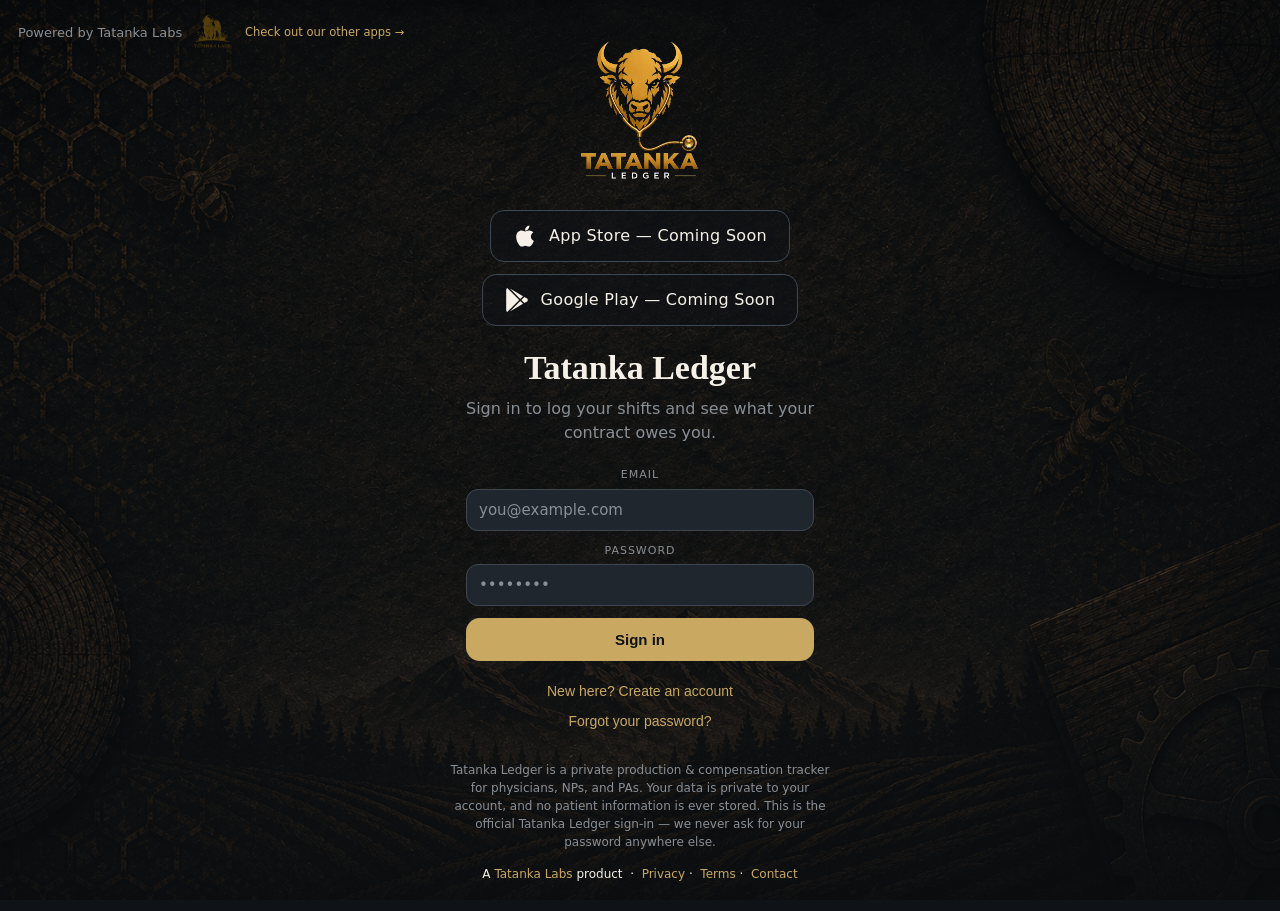
<file: index.html>
<!doctype html>
<html lang="en">
<head>
<meta charset="utf-8">
<meta name="viewport" content="width=device-width, initial-scale=1">
<title>Tatanka Ledger</title>
<link rel="icon" href="/app/logo-transparent.png">
<link rel="canonical" href="https://tatankaledger.com/app/">
<meta http-equiv="refresh" content="0; url=/app/">
<script>location.replace('/app/' + location.search + location.hash);</script>
<style>
  html,body{height:100%;margin:0}
  body{background:#0F1216;color:#C9A961;font-family:-apple-system,BlinkMacSystemFont,"Segoe UI",system-ui,sans-serif;display:flex;align-items:center;justify-content:center}
  a{color:#C9A961}
</style>
</head>
<body>
  <p>Opening Tatanka Ledger… <a href="/app/">Continue&nbsp;&rarr;</a></p>
</body>
</html>
</file>
<file: app/assets/index-B5VbFGBB.css>
:root{--ink: #0f1216;--parchment: #f5f1e8;--sage: #7b8b6f;--sagedark: #4f5f46;--gold: #c9a961;--rust: #9c4a2a;--slate: #1f262e;--slatelight: #2c353f;--fade: #8a8f95;--line: #3d4751;--blue: #5b8def;--blue-text: #8fb4ff}*{box-sizing:border-box;margin:0;padding:0}html,body,#root{height:100%}body{background-color:var(--ink);color:var(--parchment);font-family:ui-sans-serif,system-ui,-apple-system,Segoe UI,sans-serif;line-height:1.5;-webkit-font-smoothing:antialiased}.app-bg{min-height:100%;background:linear-gradient(#0f12166b,#0f121699),url(/app/bg.png) center / cover fixed no-repeat}.font-display{font-family:ui-serif,Georgia,serif}.font-mono{font-family:ui-monospace,SFMono-Regular,monospace}a{color:var(--gold);text-decoration:none}.wrap{max-width:760px;margin:0 auto;padding:0 16px}.wrap-narrow{max-width:460px;margin:0 auto;padding:0 16px}.navbar{display:flex;align-items:center;justify-content:space-between;gap:10px;flex-wrap:wrap;padding:10px 16px;position:sticky;top:0;z-index:10;background:#0f1216d1;-webkit-backdrop-filter:blur(8px);backdrop-filter:blur(8px);border-bottom:1px solid var(--line)}.poweredby-wrap{display:inline-flex;flex-direction:row;align-items:center;flex-wrap:wrap;gap:4px 12px}.poweredby{display:inline-flex;align-items:center;gap:8px;color:var(--fade);font-size:13px;text-decoration:none}.poweredby-more{font-size:11.5px;color:var(--gold);text-decoration:none;white-space:nowrap}.poweredby-more:hover{text-decoration:underline}.poweredby:hover{color:var(--parchment)}.poweredby img{height:38px;width:auto;display:block}.login-poweredby{position:absolute;top:14px;left:18px}.navbar nav{display:flex;align-items:center;gap:4px;flex-wrap:wrap;justify-content:flex-end}:root{--rail: clamp(250px, 27.5vw, 412px)}.brandhead{padding:18px 16px 6px}.brandhead-inner{display:flex;flex-direction:column;align-items:flex-start;gap:14px}.brand-logo-lg{width:min(450px,92vw);height:auto;display:block}.store-badges{display:flex;flex-direction:column;align-items:center;gap:12px;width:100%}@media (min-width: 1024px){.brandhead{position:fixed;top:64px;left:28px;width:var(--rail);padding:0;z-index:5}.brand-logo-lg{width:100%}main.section-pad{max-width:1280px;margin-left:calc(28px + var(--rail) + 40px);margin-right:28px}}@media (min-width: 1500px){:root{--rail: 375px}}.store-badge{display:inline-flex;align-items:center;justify-content:center;gap:12px;border:1px solid var(--line);background:#0f12168c;color:var(--parchment);border-radius:14px;padding:13px 22px;font-size:16px;letter-spacing:.3px;min-width:240px}.store-badge svg{width:24px;height:24px;flex:0 0 auto}.navlink{background:none;border:none;color:var(--fade);font:inherit;font-size:14px;cursor:pointer;padding:8px 12px;border-radius:10px}.navlink:hover{color:var(--parchment)}.navlink.active{color:var(--ink);background:var(--gold);font-weight:600}.navlink.signout{color:var(--fade)}.card{background:var(--slate);border:1px solid var(--line);border-radius:18px;padding:18px;margin-bottom:14px}.import-flag{display:flex;align-items:center;gap:12px;flex-wrap:wrap;margin-top:12px;padding:10px 12px;border:1px solid var(--gold);border-radius:12px;background:#c9a9611f;color:var(--parchment);font-size:13px;line-height:1.4}.import-flag>span{flex:1;min-width:180px}.import-flag-ok{flex-shrink:0;border:1px solid var(--gold);background:var(--gold);color:var(--ink);border-radius:10px;padding:6px 14px;font-size:13px;font-weight:600;cursor:pointer}.import-flag-ok:hover{filter:brightness(1.05)}.card h3{font-family:ui-serif,Georgia,serif;font-size:18px;font-weight:600;margin-bottom:2px}.card .subtitle{color:var(--fade);font-size:13px;margin-bottom:10px}.tile-grid{display:grid;grid-template-columns:repeat(2,1fr);gap:12px;margin-bottom:14px}.tile{background:var(--slate);border:1px solid var(--line);border-radius:16px;padding:14px 16px}.tile .label{color:var(--fade);font-size:11px;text-transform:uppercase;letter-spacing:1px;margin-bottom:4px}.tile .value{font-family:ui-serif,Georgia,serif;font-size:26px}.big-number{font-family:ui-serif,Georgia,serif;font-size:38px}.big-number.sage{color:var(--sage)}.row{display:flex;justify-content:space-between;margin-bottom:4px}.row .k{color:var(--fade);font-size:14px}.row .v{font-size:14px}.divider{height:1px;background:var(--slatelight);margin:12px 0}.muted{color:var(--fade)}.tiny{font-size:12px}.cal-hint{font-size:36px;line-height:1.3;color:var(--parchment);margin-top:12px}.eyebrow{color:var(--fade);font-size:11px;text-transform:uppercase;letter-spacing:1.4px;margin-bottom:8px}.btn{display:inline-flex;align-items:center;justify-content:center;gap:8px;border:none;border-radius:14px;padding:13px 18px;font-size:15px;font-weight:600;cursor:pointer;width:100%;transition:opacity .15s ease}.btn:disabled{opacity:.55;cursor:default}.btn-primary{background:var(--gold);color:var(--ink)}.btn-secondary{background:var(--slate);color:var(--parchment);border:1px solid var(--line)}.btn-ghost{background:transparent;color:var(--fade);width:auto;padding:8px 12px}.btn-ghost:hover{color:var(--parchment)}.btn-danger{background:transparent;color:var(--rust);border:1px solid var(--rust)}.btn-sm{width:auto;padding:8px 14px;font-size:14px;border-radius:12px}.linklike{background:none;border:none;color:var(--gold);cursor:pointer;font-size:14px;padding:0}label.field{display:block;margin-bottom:12px}label.field .lbl{display:block;color:var(--fade);font-size:11px;text-transform:uppercase;letter-spacing:1px;margin-bottom:5px}input,select{width:100%;background:var(--slate);border:1px solid var(--line);color:var(--parchment);border-radius:12px;padding:11px 12px;font-size:15px;font-family:inherit}input::placeholder{color:var(--fade)}input:focus,select:focus{outline:none;border-color:var(--gold)}.enc-rvu-summary{display:flex;align-items:baseline;gap:8px 16px;flex-wrap:wrap;margin-top:12px;padding-top:10px;border-top:1px solid var(--line)}.enc-rvu-summary strong{font-family:ui-serif,Georgia,serif;font-size:18px;color:var(--gold);margin-right:8px}.enc-rvu-summary .enc-threshold-pending{color:var(--parchment)}.enc-rvu-summary .enc-threshold-met{color:var(--sage)}.catalog-results{margin-top:8px;max-height:240px;overflow-y:auto;display:flex;flex-direction:column;gap:4px}.catalog-row{display:flex;align-items:baseline;gap:10px;width:100%;text-align:left;border:1px solid var(--line);background:var(--slate);border-radius:10px;padding:8px 10px;cursor:pointer}.catalog-row:hover{border-color:var(--gold)}.catalog-code{font-family:ui-monospace,SFMono-Regular,monospace;color:var(--gold);font-size:14px;flex-shrink:0;min-width:52px}.catalog-desc{color:var(--parchment);font-size:13px;line-height:1.3}.fav-key{font-size:9px;color:var(--gold);margin-right:3px;vertical-align:super;font-weight:600}.enc-row .chip:focus-visible,.enc-time:focus-visible{outline:2px solid var(--gold);outline-offset:1px}.enc-row{display:flex;align-items:center;gap:8px;margin-bottom:8px;flex-wrap:wrap}.enc-seq{color:var(--fade);font-size:12px;width:20px;text-align:right}.enc-time{width:72px;flex:0 0 auto}.chips{display:flex;align-items:center;gap:8px;flex-wrap:wrap;flex:1}.chip{border:1px solid var(--line);background:var(--slate);border-radius:11px;padding:8px 12px;font-family:ui-monospace,monospace;color:var(--parchment);cursor:pointer}.chip.red{border-color:var(--rust);color:#d98b6e}.chip.blue{border-color:var(--blue);color:var(--blue-text)}.chip.add{border-style:dashed;color:var(--sage)}.chip.mod{border-color:var(--gold);color:var(--gold)}.chip.mod-add{border-style:dashed;border-color:#5a5a3a;color:var(--gold)}.enc-x{background:none;border:none;color:var(--rust);font-size:20px;cursor:pointer;line-height:1}.add-enc{width:100%;border:1px dashed var(--line);background:transparent;border-radius:12px;padding:12px;color:var(--sage);cursor:pointer;margin-top:4px}.modal-overlay{position:fixed;top:0;right:0;bottom:0;left:0;background:#0009;display:flex;align-items:flex-end;justify-content:center;z-index:50}@media (min-width: 640px){.modal-overlay{align-items:center}}.modal{background:var(--ink);border:1px solid var(--line);border-radius:22px;padding:20px;width:100%;max-width:460px;max-height:84vh;overflow-y:auto}@media (max-width: 639px){.modal{border-radius:22px 22px 0 0;max-width:100%}}.pick-grid{display:flex;flex-wrap:wrap;gap:8px;margin-bottom:16px}.center-screen{min-height:100%;display:flex;flex-direction:column;align-items:center;justify-content:center;padding:28px 16px;text-align:center}.error{color:#d98b6e;font-size:14px;margin:8px 0}.notice{color:var(--sage);font-size:14px;margin:8px 0}.logo-lg{width:168px;height:auto;display:block}.stack-gap>*+*{margin-top:10px}.section-pad{padding:20px 0 60px}.toggle-pills{display:flex;flex-wrap:wrap;gap:8px}.pill{border-radius:12px;padding:9px 14px;border:1px solid var(--line);background:var(--slate);color:var(--parchment);cursor:pointer;font-size:14px}.pill.active{background:var(--gold);color:var(--ink);border-color:var(--gold)}.datenav{display:flex;align-items:center;gap:10px}.cal-nav{background:var(--slate);border:1px solid var(--line);color:var(--gold);border-radius:10px;width:38px;height:38px;font-size:22px;line-height:1;cursor:pointer;flex:0 0 auto}.cal-nav:hover{border-color:var(--gold)}.cal-nav:disabled{opacity:.35;cursor:default}.cal{width:100%}.cal-head{display:flex;align-items:center;justify-content:space-between;margin-bottom:10px}.cal-title{font-size:18px}.cal-jump{display:flex;align-items:center;gap:8px;flex-wrap:wrap;justify-content:center}.cal-jump-month{width:auto;padding:6px 8px;font-size:14px;font-family:ui-serif,Georgia,serif}.cal-jump-year{width:78px;padding:6px 8px;font-size:14px}.cal-jump-today{font-size:13px}.cal-grid{display:grid;grid-template-columns:repeat(7,1fr);gap:2px}.cal-dow{margin-bottom:4px}.cal-dow-cell{text-align:center;color:var(--fade);font-size:11px;text-transform:uppercase;letter-spacing:.5px;padding:4px 0}.cal-cell{background:transparent;border:1px solid transparent;border-radius:10px;min-height:54px;padding:4px 2px 2px;display:flex;flex-direction:column;align-items:center;gap:1px;cursor:pointer;color:var(--parchment)}.cal-cell:hover{background:var(--slatelight)}.cal-cell.empty{background:transparent;border:none;cursor:default;min-height:0}.cal-cell.today{border-color:var(--gold)}.cal-cell.today .cal-num{color:var(--gold);font-weight:700}.cal-num{font-size:14px}.cal-dots{display:flex;gap:2px;height:6px}.dot{width:5px;height:5px;border-radius:3px;display:inline-block}.cal-ovl{display:flex;flex-direction:column;align-items:center;line-height:1.15}.cal-ovl em{font-style:normal;font-size:8.5px}.o-sage{color:var(--sage)}.o-fade{color:var(--fade)}.o-parch{color:var(--parchment)}.o-gold{color:var(--gold)}
</file>
